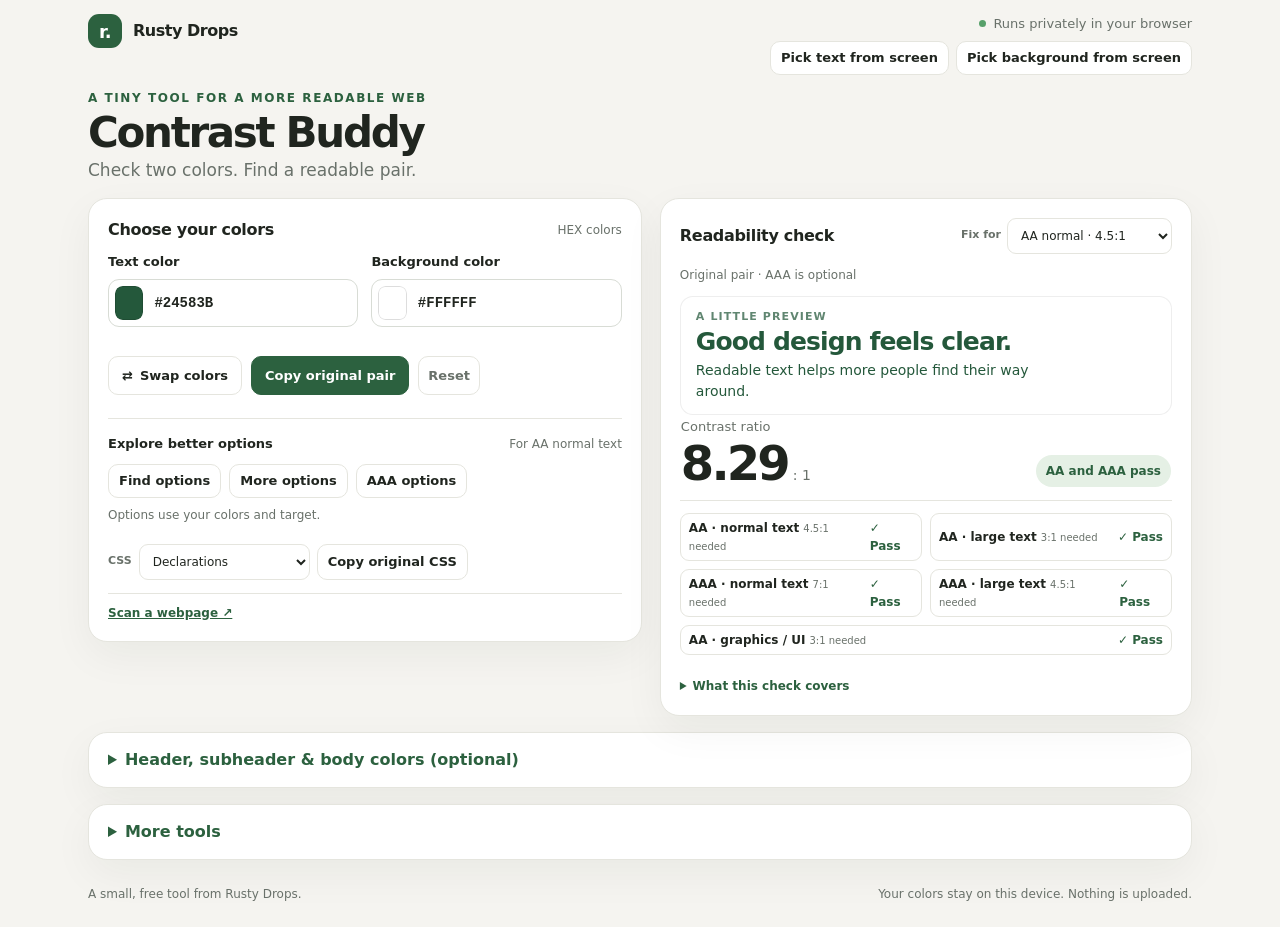
<file: index.html>
<!doctype html>
<html lang="en">
<head>
  <meta charset="utf-8">
  <meta name="viewport" content="width=device-width, initial-scale=1">
  <meta name="theme-color" content="#f5f4f0">
  <meta name="description" content="Check text and background color contrast with a live preview and clear WCAG results. Runs entirely in your browser.">
  <title>Contrast Buddy — Rusty Drops</title>
  <style>
    :root { color-scheme: light; --ink:#20251f; --muted:#69716a; --line:#e5e5de; --paper:#fff; --canvas:#f5f4f0; --green:#2c613f; --mint:#e5f0e5; --red:#a33328; --amber:#815a17; --shadow:0 14px 42px #1822190d; }
    * { box-sizing:border-box }
    [hidden] { display:none!important }
    body { margin:0; background:var(--canvas); color:var(--ink); font:16px/1.5 Inter, ui-sans-serif, system-ui, -apple-system, BlinkMacSystemFont, "Segoe UI", sans-serif }
    button,input,select { font:inherit }
    button { cursor:pointer }
    .shell { max-width:1160px; padding:14px 28px 24px; margin:auto }
    .topbar { display:flex; align-items:flex-start; justify-content:space-between; gap:12px; margin-bottom:14px }
    .top-utilities { display:flex; flex-direction:column; align-items:flex-end; gap:7px; min-width:0 }
    .screen-actions { display:flex; flex-wrap:wrap; justify-content:flex-end; gap:7px }
    .screen-actions .btn { min-height:34px; padding:6px 10px }
    .brand { display:flex; align-items:center; gap:11px; color:var(--ink); text-decoration:none; font-weight:750; letter-spacing:-.03em }
    .mark { display:grid; place-items:center; width:34px; height:34px; border-radius:11px; color:#fff; background:var(--green); font-size:18px }
    .eyebrow { color:var(--green); font-size:12px; font-weight:750; letter-spacing:.13em; text-transform:uppercase }
    .privacy { color:var(--muted); font-size:13px; display:flex; align-items:center; gap:7px }
    .privacy::before { content:""; width:7px; height:7px; border-radius:50%; background:#57a06a }
    h1 { margin:4px 0 4px; font-size:clamp(32px,4vw,42px); line-height:1.04; letter-spacing:-.055em }
    .intro { max-width:590px; margin:0; color:var(--muted); font-size:17px }
    .layout { display:grid; grid-template-columns:minmax(0,1.02fr) minmax(340px,.98fr); gap:18px; margin-top:14px; align-items:start }
    .card { background:var(--paper); border:1px solid var(--line); border-radius:19px; box-shadow:var(--shadow) }
    .controls { padding:19px }
    .section-title { display:flex; align-items:center; justify-content:space-between; gap:12px; margin-bottom:10px }
    h2 { margin:0; font-size:16px; letter-spacing:-.02em }
    .hint { color:var(--muted); font-size:12px }
    .color-row { display:grid; grid-template-columns:1fr 1fr; gap:13px }
    .color-field { min-width:0 }
    label { display:block; margin-bottom:8px; font-size:13px; font-weight:680 }
    .value-wrap { display:flex; align-items:center; gap:9px; height:48px; padding:5px 11px 5px 6px; border:1px solid #d8dcd5; border-radius:11px; background:#fff; transition:border .15s,box-shadow .15s }
    .value-wrap:focus-within { border-color:var(--green); box-shadow:0 0 0 3px #2c613f1c }
    input[type=color] { width:34px; height:34px; padding:0; border:0; border-radius:8px; overflow:hidden; background:none; cursor:pointer }
    input[type=color]::-webkit-color-swatch-wrapper { padding:0 }
    input[type=color]::-webkit-color-swatch { border:1px solid #0002; border-radius:7px }
    .hex { width:100%; min-width:0; border:0; outline:0; color:var(--ink); font:650 14px ui-monospace,SFMono-Regular,Consolas,monospace; text-transform:uppercase }
    .field-error { min-height:18px; margin:4px 0 0; color:var(--red); font-size:12px }
    .actions { display:flex; flex-wrap:wrap; align-items:center; gap:9px; margin:7px 0 23px }
    .btn { display:inline-flex; align-items:center; justify-content:center; gap:7px; min-height:39px; padding:8px 13px; border:1px solid var(--line); border-radius:10px; background:#fff; color:var(--ink); font-size:13px; font-weight:650; transition:background .15s,border .15s,transform .15s }
    .btn:hover { background:#f7f8f5; border-color:#cbd2c9 }
    .btn:active { transform:translateY(1px) }
    .btn:focus-visible,.swatch:focus-visible { outline:3px solid #6ba77a; outline-offset:2px }
    .btn.primary { border-color:var(--green); background:var(--green); color:#fff }
    .btn.primary:hover { background:#214e31 }
    .btn.quiet { padding-inline:9px; color:var(--muted) }
    .btn:disabled { cursor:not-allowed; opacity:.55 }
    .tool-select { min-height:36px; padding:6px 28px 6px 9px; border:1px solid var(--line); border-radius:9px; background:#fff; color:var(--ink); font-size:12px }
    .tool-select:focus-visible { outline:3px solid #6ba77a; outline-offset:2px }
    .explore { border-top:1px solid var(--line); padding-top:15px }
    .explore-head { display:flex; align-items:center; justify-content:space-between; gap:12px; margin-bottom:10px }
    .explore-head span:first-child { font-size:13px; font-weight:680 }
    .explore-hint { margin:0 0 9px; color:var(--muted); font-size:12px }
    .option-grid { display:grid; grid-template-columns:repeat(3,minmax(0,1fr)); gap:8px; margin-top:10px }
    .option-card { min-width:0; padding:7px; border:1px solid var(--line); border-radius:10px; background:#fff; color:var(--ink); text-align:left }
    .option-card:hover { border-color:#9bb39f; background:#f7faf6 }
    .option-card:disabled { opacity:1; cursor:not-allowed }
    .unavailable-note { display:inline-block; padding:3px 6px; border-radius:6px; background:#fff3d8; color:#684608 }
    .option-card:focus-visible { outline:3px solid #6ba77a; outline-offset:2px }
    .option-card[aria-pressed="true"] { border:2px solid var(--green); box-shadow:0 0 0 2px #2c613f25 }
    .option-swatch { display:grid; min-height:39px; place-items:center; border:1px solid #0001; border-radius:6px; font-size:14px; font-weight:750 }
    .option-name,.option-meta { display:block; margin-top:5px; font-size:10px; line-height:1.3 }
    .option-name { font-weight:700 }
    .option-meta { color:var(--muted); font-family:ui-monospace,SFMono-Regular,Consolas,monospace }
    .option-meta.unavailable-note { color:#684608 }
    #explore-status { min-height:18px; margin:8px 0 0; color:var(--muted); font-size:12px }
    .scanner-link { margin:13px 0 0; padding-top:10px; border-top:1px solid var(--line); color:var(--muted); font-size:12px }
    .scanner-link a { color:var(--green); font-weight:700 }
    .advanced { margin-top:16px; padding:15px 19px }
    .advanced summary { cursor:pointer; color:var(--green); font-weight:700 }
    .advanced-grid { display:grid; grid-template-columns:repeat(2,minmax(0,1fr)); gap:14px; margin-top:12px }
    .type-grid { display:grid; grid-template-columns:repeat(3,minmax(0,1fr)); gap:10px; margin-top:10px }
    .type-field { min-width:0 }
    .type-input { display:flex; align-items:center; gap:7px }
    .type-input input[type=color] { flex:none }
    .type-field input[type=text] { width:100%; min-width:0; padding:8px; border:1px solid #a5b0a6; border-radius:8px; font:13px ui-monospace,monospace }
    .url-controls { display:flex; flex-wrap:wrap; align-items:center; gap:8px; margin-top:12px }
    .url-controls label { margin:0 }
    .url-controls input { flex:1 1 240px; min-width:0; padding:8px; border:1px solid #a5b0a6; border-radius:8px }
    .type-result { min-height:38px; margin:4px 0 0; color:var(--muted); font-size:11px }
    .tool-panel { min-width:0; padding:12px; border:1px solid var(--line); border-radius:11px }
    .tool-panel h3 { margin:0 0 7px; font-size:14px }
    .tool-panel p { color:var(--muted); font-size:12px; margin:5px 0 }
    .tool-panel textarea { width:100%; min-height:72px; resize:vertical; font:13px ui-monospace,monospace; border:1px solid #a5b0a6; border-radius:8px; padding:8px }
    .image-canvas { display:block; max-width:100%; max-height:250px; margin:8px 0; cursor:crosshair; border:1px solid var(--line) }
    .image-canvas:focus-visible { outline:3px solid #6ba77a; outline-offset:2px }
    .tool-results { display:flex; flex-wrap:wrap; gap:6px; max-height:190px; overflow:auto; margin-top:8px }
    .tool-results .btn { min-height:34px; font-size:12px }
    .tool-results .swatch-chip { width:18px; height:18px; border:1px solid #888; border-radius:4px }
    @media(max-width:780px) { .advanced-grid { grid-template-columns:1fr } }
    @media(max-width:480px) { .type-grid { grid-template-columns:1fr } .topbar { flex-wrap:wrap } .top-utilities { margin-left:auto } }
    .result { padding:19px }
    .ratio-box { display:flex; justify-content:space-between; align-items:end; padding:2px 1px 13px; border-bottom:1px solid var(--line) }
    .ratio-label { color:var(--muted); font-size:13px }
    .ratio { display:flex; align-items:baseline; gap:5px; margin-top:3px; font-variant-numeric:tabular-nums }
    .ratio strong { font-size:48px; line-height:1; letter-spacing:-.06em }
    .ratio small { color:var(--muted); font-size:14px }
    .verdict { padding:7px 10px; border-radius:999px; background:var(--mint); color:var(--green); font-size:12px; font-weight:740; text-align:center }
    .verdict.warn { background:#fff3d8; color:#684608 }
    .verdict.fail { background:#f9e9e5; color:var(--red) }
    .grades { display:grid; grid-template-columns:1fr 1fr; gap:8px; padding:12px 0 }
    .grade { display:flex; justify-content:space-between; align-items:center; gap:8px; padding:5px 8px; border:1px solid var(--line); border-radius:9px }
    .grade span { font-size:12px; font-weight:640 }
    .grade small { display:inline; margin-left:4px; color:var(--muted); font-size:10px; font-weight:500 }
    .grade b { color:var(--green); font-size:12px }
    .grade b.fail { color:var(--red) }
    .grade:last-child { grid-column:1 / -1 }
    .preview { min-height:90px; display:flex; flex-direction:column; justify-content:center; padding:12px 15px; border:1px solid #0001; border-radius:13px; transition:background .18s,color .18s }
    .preview-tag { opacity:.72; font-size:11px; font-weight:700; letter-spacing:.1em; text-transform:uppercase }
    .preview h3 { margin:3px 0; font-size:25px; line-height:1.15; letter-spacing:-.035em }
    .preview p { max-width:360px; margin:0; font-size:14px }
    .preview.large h3 { font-size:31px }
    .preview-caption { margin:9px 0 0; color:var(--muted); text-align:right; font-size:11px }
    .recommendation { margin:0 0 10px; padding:9px 11px; border:1px solid var(--line); border-radius:11px; background:#f7f8f5; font-size:12px }
    .recommendation p { margin:0 }
    .recommendation summary { margin-top:5px; cursor:pointer; color:var(--green); font-weight:650 }
    .fix-comparison { display:grid; grid-template-columns:1fr 1fr; gap:6px; margin-top:5px }
    .fix-sample-card { min-width:0; padding:5px; border:1px solid var(--line); border-radius:9px; background:#fff }
    .fix-sample-label,.fix-sample-ratio { display:block; color:var(--muted); font-size:10px; line-height:1.35 }
    .fix-sample { display:grid; min-height:26px; place-items:center; margin:2px 0; border-radius:6px; font-weight:700 }
    .fix-sample-card code { display:block; overflow-wrap:anywhere; font-size:11px }
    .fix-actions { display:flex; flex-wrap:wrap; gap:8px; margin-top:10px }
    .fix-actions .btn { min-height:34px; padding:6px 10px }
    .result-head { align-items:center }
    .target-control { display:flex; align-items:center; gap:6px }
    .target-control label { margin:0; color:var(--muted); font-size:11px; white-space:nowrap }
    .target-control .tool-select { max-width:180px }
    .css-copy-row { display:flex; flex-wrap:wrap; align-items:center; gap:7px; margin:0 0 12px }
    .css-copy-row label { margin:0; color:var(--muted); font-size:11px }
    .css-copy-row .btn { min-height:36px; padding:6px 10px }
    @media(max-width:480px) { .result-head { align-items:flex-start; flex-direction:column } }
    .note { margin:11px 0 0; color:var(--muted); font-size:12px; line-height:1.45 }
    .note summary { width:max-content; cursor:pointer; color:var(--green); font-weight:650 }
    .note p { margin:7px 0 0 }
    .note a { color:var(--green); font-weight:650 }
    .footer { display:flex; justify-content:space-between; gap:20px; margin-top:25px; color:var(--muted); font-size:12px }
    .toast { position:fixed; left:50%; bottom:22px; transform:translate(-50%,12px); opacity:0; pointer-events:none; padding:10px 15px; border-radius:10px; background:#20251f; color:#fff; font-size:13px; transition:all .18s }
    .toast.show { transform:translate(-50%,0); opacity:1 }
    @media(max-width:780px) { .layout { grid-template-columns:1fr } }
    @media(max-width:480px) { .shell { padding:21px 16px 35px } .privacy { font-size:11px } .controls,.result { padding:18px } .color-row { gap:9px } .value-wrap { gap:6px; padding-right:7px } .ratio strong { font-size:42px } .footer { flex-direction:column; gap:5px } }
    @media(prefers-reduced-motion:reduce) { *,*::before,*::after { scroll-behavior:auto!important; animation-duration:.01ms!important; animation-iteration-count:1!important; transition-duration:.01ms!important } }
  </style>
</head>
<body>
  <main class="shell">
    <nav class="topbar" aria-label="Site">
      <a class="brand" href="#"><span class="mark" aria-hidden="true">r.</span><span>Rusty Drops</span></a>
      <div class="top-utilities"><div class="privacy">Runs privately in your browser</div><div class="screen-actions"><button id="screen-fg" class="btn" type="button" hidden>Pick text from screen</button><button id="screen-bg" class="btn" type="button" hidden>Pick background from screen</button></div></div>
    </nav>
    <header>
      <div class="eyebrow">A tiny tool for a more readable web</div>
      <h1>Contrast Buddy</h1>
      <p class="intro">Check two colors. Find a readable pair.</p>
    </header>
    <div class="layout">
      <section class="card controls" aria-labelledby="colors-heading">
        <div class="section-title"><h2 id="colors-heading">Choose your colors</h2><span class="hint">HEX colors</span></div>
        <div class="color-row">
          <div class="color-field"><label for="foreground">Text color</label><div class="value-wrap"><input id="foreground-picker" type="color" value="#24583B" aria-label="Pick text color"><input id="foreground" class="hex" type="text" value="#24583B" autocomplete="off" spellcheck="false" aria-describedby="foreground-error"></div><p id="foreground-error" class="field-error" aria-live="polite"></p></div>
          <div class="color-field"><label for="background">Background color</label><div class="value-wrap"><input id="background-picker" type="color" value="#FFFFFF" aria-label="Pick background color"><input id="background" class="hex" type="text" value="#FFFFFF" autocomplete="off" spellcheck="false" aria-describedby="background-error"></div><p id="background-error" class="field-error" aria-live="polite"></p></div>
        </div>
        <div class="actions"><button id="swap" class="btn" type="button" aria-label="Swap text and background colors">⇄ <span>Swap colors</span></button><button id="copy" class="btn primary" type="button">Copy original pair</button><button id="reset" class="btn quiet" type="button">Reset</button><button id="undo-fix" class="btn quiet" type="button" hidden>Undo fix</button></div>
        <div class="explore"><div class="explore-head"><span>Explore better options</span><span class="hint" id="explore-target-hint">For AA normal text</span></div><div class="fix-actions"><button id="explore-options" class="btn" type="button">Find options</button><button id="more-options" class="btn" type="button">More options</button><button id="aaa-options" class="btn" type="button">AAA options</button></div><p id="explore-status" aria-live="polite">Options use your colors and target.</p><div id="explore-results" class="option-grid"></div><div class="fix-actions"><button id="view-original" class="btn" type="button" hidden>View original</button><button id="copy-selected" class="btn" type="button" hidden>Copy selected pair</button></div></div>
        <div class="css-copy-row"><label for="css-format">CSS</label><select id="css-format" class="tool-select"><option value="declarations">Declarations</option><option value="variables">Custom properties</option></select><button id="copy-css" class="btn" type="button">Copy original CSS</button></div>
        <p class="scanner-link"><a href="page-scanner-extension/README.md">Scan a webpage ↗</a></p>
      </section>
      <section class="card result" aria-labelledby="results-heading">
        <div class="section-title result-head"><h2 id="results-heading">Readability check</h2><div class="target-control"><label for="fix-target">Fix for</label><select id="fix-target" class="tool-select"><option value="4.5" selected>AA normal · 4.5:1</option><option value="7">AAA normal · 7:1</option><option value="3">AA large / UI · 3:1</option></select></div></div><p class="hint" id="result-source">Original pair · AAA is optional</p>
        <div class="preview" id="preview" aria-label="Live text and background color preview"><span class="preview-tag">A little preview</span><h3>Good design feels clear.</h3><p>Readable text helps more people find their way around.</p></div>
        <div class="ratio-box" id="ratio-status" role="status" aria-live="polite" aria-atomic="true"><div><div class="ratio-label">Contrast ratio</div><div class="ratio"><strong id="ratio">8.29</strong><small>: 1</small></div></div><div id="verdict" class="verdict">Excellent contrast</div></div>
        <div class="grades">
          <div class="grade"><span>AA · normal text<small>4.5:1 needed</small></span><b id="aa-normal">✓ Pass</b></div>
          <div class="grade"><span>AA · large text<small>3:1 needed</small></span><b id="aa-large">✓ Pass</b></div>
          <div class="grade"><span>AAA · normal text<small>7:1 needed</small></span><b id="aaa-normal">✓ Pass</b></div>
          <div class="grade"><span>AAA · large text<small>4.5:1 needed</small></span><b id="aaa-large">✓ Pass</b></div>
          <div class="grade"><span>AA · graphics / UI<small>3:1 needed</small></span><b id="aa-ui">✓ Pass</b></div>
        </div>
        <div class="recommendation" id="recommendation" aria-live="polite" hidden>
          <p id="recommendation-copy"></p>
          <div id="fix-details"><div class="fix-comparison" id="fix-comparison">
            <div class="fix-sample-card"><span class="fix-sample-label">Current pair</span><div class="fix-sample" id="fix-before">Aa 123</div><code id="fix-before-color"></code><small class="fix-sample-ratio" id="fix-before-ratio"></small></div>
            <div class="fix-sample-card"><span class="fix-sample-label">Suggested pair</span><div class="fix-sample" id="fix-after">Aa 123</div><code id="fix-after-color"></code><small class="fix-sample-ratio" id="fix-after-ratio"></small></div>
          </div></div>
          <div class="fix-actions"><button id="apply-recommendation" class="btn primary" type="button" hidden></button><button id="copy-suggested" class="btn" type="button" hidden>Copy suggested CSS</button></div>
        </div>
        <details class="note"><summary>What this check covers</summary><p>Ratios show two decimals; pass/fail uses full precision. Large text is at least 24px regular or 18.67px bold. The 3:1 graphics/UI check applies to meaningful components against adjacent colors. Also review focus states and meaning conveyed by color. Read the <a href="https://www.w3.org/WAI/WCAG22/Understanding/contrast-minimum.html" target="_blank" rel="noreferrer">text contrast guidance</a> and <a href="https://www.w3.org/WAI/WCAG22/Understanding/non-text-contrast.html" target="_blank" rel="noreferrer">non-text contrast guidance</a>.</p></details>
      </section>
    </div>
    <details class="card advanced"><summary>Header, subheader &amp; body colors (optional)</summary><p class="hint" id="type-background">Checked against the current preview background.</p><div class="type-grid">
      <div class="type-field"><label for="type-header">Header color</label><div class="type-input"><input id="type-header-picker" type="color" value="#24583B" aria-label="Pick header color"><input id="type-header" type="text" placeholder="#24583B" spellcheck="false" autocomplete="off" aria-describedby="type-header-result"></div><p id="type-header-result" class="type-result" aria-live="polite">Optional</p></div>
      <div class="type-field"><label for="type-subheader">Subheader color</label><div class="type-input"><input id="type-subheader-picker" type="color" value="#24583B" aria-label="Pick subheader color"><input id="type-subheader" type="text" placeholder="#24583B" spellcheck="false" autocomplete="off" aria-describedby="type-subheader-result"></div><p id="type-subheader-result" class="type-result" aria-live="polite">Optional</p></div>
      <div class="type-field"><label for="type-body">Body text color</label><div class="type-input"><input id="type-body-picker" type="color" value="#24583B" aria-label="Pick body text color"><input id="type-body" type="text" placeholder="#24583B" spellcheck="false" autocomplete="off" aria-describedby="type-body-result"></div><p id="type-body-result" class="type-result" aria-live="polite">Optional</p></div>
    </div><p class="hint">Normal text needs 4.5:1 for AA; large text needs 3:1. Check which size applies to your design.</p><div class="url-controls"><label for="type-url">Page URL</label><input id="type-url" type="url" placeholder="https://example.com" autocomplete="url"><button id="type-url-load" class="btn" type="button">Get page colors</button></div><p id="type-url-status" class="hint" role="status">Reads page source directly when the site allows it. Results are estimates; verify against the page.</p><details class="note"><summary>Import from page scanner</summary><p>Open the page in Chrome or Edge, scan it with the <a href="page-scanner-extension/README.md">optional page scanner</a>, and copy its type colors. Paste them here.</p><div class="url-controls"><label for="type-scan-data">Scanner colors</label><input id="type-scan-data" type="text" autocomplete="off"><button id="type-scan-import" class="btn" type="button">Import colors</button></div><p id="type-scan-status" role="status"></p></details></details>
    <details class="card advanced"><summary>More tools</summary><div class="advanced-grid">
      <section class="tool-panel"><h3>Image color sampling</h3><p>Choose an image, then click it to sample backgrounds. Large images are resized for sampling. Use arrow keys and Enter for keyboard sampling.</p><input id="image-file" type="file" accept="image/*" aria-label="Choose an image to sample"><canvas id="image-canvas" class="image-canvas" tabindex="0" aria-label="Image color sampler" hidden></canvas><p id="image-status" role="status">Images stay on this device.</p><div id="image-samples" class="tool-results"></div></section>
      <section class="tool-panel"><h3>Share a pair</h3><p>Copies a link containing the current preview colors and target. Local-file links are device-specific; shared links need a hosted page. Screen-picking buttons appear above when supported.</p><button id="share-pair" class="btn" type="button">Copy share link</button></section>
      <section class="tool-panel"><h3>Comparison board</h3><p>Keep up to six pairs for this session.</p><button id="save-pair" class="btn" type="button">Save current pair</button> <button id="clear-board" class="btn" type="button">Clear board</button><p id="board-status" role="status">No pairs saved.</p><div id="board-results" class="tool-results"></div></section>
      <section class="tool-panel"><h3>CSS token check</h3><p>Paste up to 12 three- or six-digit HEX colors or CSS declarations. Pairs are checked for AA normal text.</p><textarea id="token-input" aria-label="CSS colors or declarations" placeholder="--text: #24583B; &#10;--surface: #FFFFFF;"></textarea><button id="audit-tokens" class="btn" type="button">Check pairs</button><p id="token-status" role="status"></p><div id="token-results" class="tool-results"></div></section>
    </div></details>
    <footer class="footer"><span>A small, free tool from Rusty Drops.</span><span>Your colors stay on this device. Nothing is uploaded.</span></footer>
  </main>
  <div id="toast" class="toast" role="status" aria-live="polite"></div>
  <script>
    (() => {
      const $ = id => document.getElementById(id);
      const fields = { fg: $('foreground'), bg: $('background') };
      const pickers = { fg: $('foreground-picker'), bg: $('background-picker') };
      let toastTimer, previousPair = null, selectedPair = null, selectedButton = null, optionVariant = 0;
      const renderedOptions = new Set(), board = [], imageSamples = [];
      const normalize = value => {
        const trimmed = value.trim();
        const raw = trimmed.startsWith('#') ? trimmed.slice(1) : trimmed;
        if (/^[\da-f]{3}$/i.test(raw)) return '#' + [...raw].map(x => x + x).join('').toUpperCase();
        if (/^[\da-f]{6}$/i.test(raw)) return '#' + raw.toUpperCase();
        return null;
      };
      const rgb = hex => [1, 3, 5].map(i => parseInt(hex.slice(i, i + 2), 16));
      const luminance = hex => rgb(hex).map(v => {
        v /= 255;
        return v <= .04045 ? v / 12.92 : ((v + .055) / 1.055) ** 2.4;
      }).reduce((sum, c, i) => sum + c * [.2126, .7152, .0722][i], 0);
      const contrastRatio = (a, b) => {
        const la = luminance(a), lb = luminance(b);
        return (Math.max(la, lb) + .05) / (Math.min(la, lb) + .05);
      };
      const toHsl = hex => {
        const [r, g, b] = rgb(hex).map(value => value / 255);
        const max = Math.max(r, g, b), min = Math.min(r, g, b), delta = max - min;
        const lightness = (max + min) / 2;
        if (!delta) return { hue: 0, saturation: 0, lightness };
        const saturation = delta / (1 - Math.abs(2 * lightness - 1));
        let hue = max === r ? (g - b) / delta + (g < b ? 6 : 0) : max === g ? (b - r) / delta + 2 : (r - g) / delta + 4;
        return { hue: hue / 6, saturation, lightness };
      };
      const fromHsl = (hue, saturation, lightness) => {
        const a = saturation * Math.min(lightness, 1 - lightness);
        const channel = n => {
          const k = (n + hue * 12) % 12;
          return Math.round(255 * (lightness - a * Math.max(-1, Math.min(k - 3, 9 - k, 1))));
        };
        return '#' + [channel(0), channel(8), channel(4)].map(value => value.toString(16).padStart(2, '0')).join('').toUpperCase();
      };
      const recommendTextColor = (foreground, background, target = 4.5) => {
        const { hue, saturation, lightness } = toHsl(foreground);
        const candidates = [];
        for (const endpoint of [0, 1]) {
          if (contrastRatio(fromHsl(hue, saturation, endpoint), background) < target) continue;
          let low = Math.min(lightness, endpoint), high = Math.max(lightness, endpoint);
          for (let i = 0; i < 28; i++) {
            const middle = (low + high) / 2;
            const passes = contrastRatio(fromHsl(hue, saturation, middle), background) >= target;
            if (endpoint < lightness ? passes : !passes) low = middle;
            else high = middle;
          }
          let adjusted = endpoint < lightness ? low : high;
          let color = fromHsl(hue, saturation, adjusted);
          for (let i = 0; i < 100 && contrastRatio(color, background) < target; i++) {
            adjusted += endpoint < lightness ? -.001 : .001;
            color = fromHsl(hue, saturation, Math.max(0, Math.min(1, adjusted)));
          }
          const ratio = contrastRatio(color, background);
          if (ratio >= target) candidates.push({ color, ratio, change: Math.abs(adjusted - lightness) });
        }
        candidates.sort((a, b) => a.change - b.change);
        return candidates[0] ?? null;
      };
      const exploreTextColors = (foreground, background, target, variant = 0) => {
        const text = toHsl(foreground), backdrop = toHsl(background);
        const offsets = [0, 35, -35, 55, -55, 75, -75, 100, -100];
        const shift = offsets[variant % offsets.length] / 360;
        const varied = (hsl, fallbackHue) => variant ? {
          hue: ((hsl.saturation < .08 ? fallbackHue : hsl.hue) + shift + 1) % 1,
          saturation: Math.max(.3, hsl.saturation),
          lightness: Math.max(.15, Math.min(.85, hsl.lightness))
        } : hsl;
        const textTone = varied(text, backdrop.hue), backgroundTone = varied(backdrop, text.hue);
        const adjustOne = (color, fixed) => {
          if (contrastRatio(color, fixed) < target) return recommendTextColor(color, fixed, target)?.color ?? null;
          const hsl = toHsl(color);
          for (const delta of [-.04, .04, -.1, .1]) {
            const candidate = fromHsl(hsl.hue, hsl.saturation, Math.max(0, Math.min(1, hsl.lightness + delta)));
            if (candidate !== color && contrastRatio(candidate, fixed) >= target) return candidate;
          }
          return color;
        };
        const textSeed = variant ? fromHsl(textTone.hue, textTone.saturation, textTone.lightness) : foreground;
        const backgroundSeed = variant ? fromHsl(backgroundTone.hue, backgroundTone.saturation, backgroundTone.lightness) : background;
        const textOnly = adjustOne(textSeed, background), backgroundOnly = adjustOne(backgroundSeed, foreground);
        const polarity = Math.sign(luminance(foreground) - luminance(background));
        const bothTone = { hue: (text.hue + Math.max(-35, Math.min(35, offsets[variant % offsets.length])) / 360 + 1) % 1, saturation: text.saturation, lightness: text.lightness };
        const bothSeed = fromHsl(bothTone.hue, bothTone.saturation, bothTone.lightness);
        const distance = (a, b) => rgb(a).reduce((sum, value, index) => sum + (value - rgb(b)[index]) ** 2, 0);
        const fitText = (bg, darker) => {
          const endpoint = darker ? 0 : 1, limit = fromHsl(bothTone.hue, bothTone.saturation, endpoint);
          if (contrastRatio(limit, bg) < target) return null;
          const valid = color => contrastRatio(color, bg) >= target && (darker ? luminance(color) < luminance(bg) : luminance(color) > luminance(bg));
          let color = bothSeed;
          if (!valid(color)) {
            let low = 0, high = 1;
            for (let i = 0; i < 26; i++) {
              const middle = (low + high) / 2, candidate = fromHsl(bothTone.hue, bothTone.saturation, middle);
              if (darker ? valid(candidate) : !valid(candidate)) low = middle; else high = middle;
            }
            color = fromHsl(bothTone.hue, bothTone.saturation, darker ? low : high);
          }
          if (color === foreground) color = adjustOne(color, bg);
          return color && color !== foreground && valid(color) ? color : null;
        };
        const chooseBoth = preservePolarity => {
          const candidates = [];
          for (let step = 1; step <= 50; step++) for (const sign of [-1, 1]) {
            const lightness = Math.max(0, Math.min(1, backdrop.lightness + sign * step / 50));
            const bg = fromHsl(backdrop.hue, backdrop.saturation, lightness);
            if (bg === background) continue;
            const directions = polarity && preservePolarity ? [polarity < 0] : [true, false];
            for (const darker of directions) {
              const color = fitText(bg, darker);
              if (!color) continue;
              const score = distance(color, foreground) + distance(bg, background);
              candidates.push({ color, background: bg, score });
            }
          }
          candidates.sort((a, b) => a.score - b.score);
          return candidates[Math.min(Math.floor(variant / 3), Math.max(0, candidates.length - 1))] || null;
        };
        const both = chooseBoth(true) || chooseBoth(false);
        return [
          { name: 'Text only', color: textOnly, background },
          { name: 'Background only', color: foreground, background: backgroundOnly },
          { name: 'Both colors', color: both?.color, background: both?.background }
        ].map(option => ({ ...option, ratio: option.color && option.background ? contrastRatio(option.color, option.background) : null }));
      };
      const setGrade = (id, pass) => {
        const el = $(id);
        el.textContent = pass ? '✓ Pass' : '✕ Needs work';
        el.classList.toggle('fail', !pass);
      };
      const announce = message => {
        const el = $('toast'); el.textContent = message; el.classList.add('show');
        clearTimeout(toastTimer); toastTimer = setTimeout(() => el.classList.remove('show'), 2100);
      };
      const clearUndo = () => { previousPair = null; $('undo-fix').hidden = true; };
      const cssSnippet = (fg, bg) => $('css-format').value === 'variables'
        ? `:root {\n  --text-color: ${fg};\n  --background-color: ${bg};\n}`
        : `color: ${fg};\nbackground-color: ${bg};`;
      const copyText = async (value, confirmation) => {
        try { await navigator.clipboard.writeText(value); announce(confirmation); }
        catch { announce('Clipboard unavailable in this browser'); }
      };
      const typeIds = ['type-header', 'type-subheader', 'type-body'];
      const updateTypeChecks = background => {
        $('type-background').textContent = background ? `Against background ${background}` : 'Enter a valid background color first.';
        for (const id of typeIds) {
          const field = $(id), raw = field.value.trim(), color = normalize(raw), result = $(`${id}-result`);
          field.setAttribute('aria-invalid', String(Boolean(raw) && !color));
          if (color) $(`${id}-picker`).value = color;
          if (!raw) result.textContent = 'Optional';
          else if (!color) result.textContent = 'Enter a 3- or 6-digit HEX color.';
          else if (!background) result.textContent = 'Enter a valid background color first.';
          else {
            const ratio = contrastRatio(color, background);
            result.textContent = `${ratio.toFixed(2)}:1 · AA normal ${ratio >= 4.5 ? 'pass' : 'needs work'} · AA large ${ratio >= 3 ? 'pass' : 'needs work'}`;
          }
        }
      };
      function update(preserveOptions = false) {
        if (!preserveOptions) {
          $('explore-results').innerHTML = ''; renderedOptions.clear(); $('explore-status').textContent = 'Options use your colors and target.';
          selectedPair = null; selectedButton = null; $('view-original').hidden = true; $('copy-selected').hidden = true;
        }
        const target = Number($('fix-target').value) || 4.5;
        $('explore-target-hint').textContent = target === 7 ? 'For AAA normal text' : target === 3 ? 'For AA large text / UI' : 'For AA normal text';
        const originalFg = normalize(fields.fg.value), originalBg = normalize(fields.bg.value);
        const fg = selectedPair?.fg || originalFg, bg = selectedPair?.bg || originalBg;
        updateTypeChecks(bg);
        $('result-source').textContent = selectedPair ? `Preview: ${fg} on ${bg} · AAA is optional` : 'Original pair · AAA is optional';
        for (const [key, value] of [['fg', fg], ['bg', bg]]) {
          const error = $(key === 'fg' ? 'foreground-error' : 'background-error');
          error.textContent = value ? '' : 'Enter a 3- or 6-digit HEX color.';
          fields[key].setAttribute('aria-invalid', String(!value));
          if (value && !selectedPair) pickers[key].value = value;
        }
        if (!fg || !bg) {
          $('ratio').textContent = '—';
          $('verdict').textContent = 'Enter valid colors';
          $('verdict').classList.remove('fail');
          $('verdict').classList.remove('warn');
          for (const id of ['aa-normal', 'aa-large', 'aaa-normal', 'aaa-large', 'aa-ui']) {
            $(id).textContent = '—'; $(id).classList.remove('fail');
          }
          $('preview').style.color = ''; $('preview').style.backgroundColor = '';
          $('recommendation').hidden = true;
          $('apply-recommendation').hidden = true;
          return;
        }
        const ratio = contrastRatio(fg, bg);
        const score = Math.round(ratio * 100) / 100;
        $('ratio').textContent = score.toFixed(2);
        setGrade('aa-normal', ratio >= 4.5); setGrade('aa-large', ratio >= 3); setGrade('aa-ui', ratio >= 3);
        setGrade('aaa-normal', ratio >= 7); setGrade('aaa-large', ratio >= 4.5);
        const verdict = $('verdict');
        verdict.textContent = ratio >= 7 ? 'AA and AAA pass' : ratio >= 4.5 ? 'AA passes for text' : ratio >= 3 ? 'Large text and UI pass' : 'Below AA contrast';
        verdict.classList.toggle('warn', ratio >= 3 && ratio < 4.5);
        verdict.classList.toggle('fail', ratio < 3);
        $('preview').style.color = fg; $('preview').style.backgroundColor = bg;
        const recommendation = $('recommendation'), recommendationCopy = $('recommendation-copy'), applyRecommendation = $('apply-recommendation');
        recommendationCopy.classList.remove('unavailable-note');
        if (ratio >= target) {
          recommendation.hidden = true;
          applyRecommendation.hidden = true;
          $('copy-suggested').hidden = true;
          $('fix-comparison').hidden = true;
        } else {
          const best = recommendTextColor(fg, bg, target);
          recommendation.hidden = false;
          if (!best) {
            recommendationCopy.textContent = `Text alone cannot reach ${target}:1 on this background. Adjust the background color too.`;
            recommendationCopy.classList.add('unavailable-note');
            $('fix-comparison').hidden = true;
            $('fix-details').hidden = true;
            applyRecommendation.hidden = true;
            $('copy-suggested').hidden = true;
          } else {
            const targetName = target === 7 ? 'AAA normal text' : target === 3 ? 'AA large text and graphics/UI' : 'AA normal text';
            recommendationCopy.textContent = `Suggested: ${best.color} · ${best.ratio.toFixed(2)}:1 (${targetName}).`;
            $('fix-comparison').hidden = false;
            $('fix-details').hidden = false;
            $('fix-before').style.color = fg; $('fix-before').style.backgroundColor = bg;
            $('fix-after').style.color = best.color; $('fix-after').style.backgroundColor = bg;
            $('fix-before-color').textContent = `${fg} on ${bg}`;
            $('fix-after-color').textContent = `${best.color} on ${bg}`;
            $('fix-before-ratio').textContent = `Current: ${ratio.toFixed(2)}:1`;
            $('fix-after-ratio').textContent = `Suggested: ${best.ratio.toFixed(2)}:1`;
            applyRecommendation.textContent = `Use ${best.color}`;
            applyRecommendation.dataset.color = best.color;
            applyRecommendation.hidden = false;
            $('copy-suggested').hidden = false;
          }
        }
      }
      for (const key of ['fg', 'bg']) {
        fields[key].addEventListener('input', () => { clearUndo(); update(); });
        fields[key].addEventListener('blur', () => { const value = normalize(fields[key].value); if (value) fields[key].value = value; update(); });
        pickers[key].addEventListener('input', () => { clearUndo(); fields[key].value = pickers[key].value; update(); });
      }
      for (const id of typeIds) {
        $(id).addEventListener('input', () => updateTypeChecks(selectedPair?.bg || normalize(fields.bg.value)));
        $(`${id}-picker`).addEventListener('input', () => { $(id).value = $(`${id}-picker`).value.toUpperCase(); updateTypeChecks(selectedPair?.bg || normalize(fields.bg.value)); });
      }
      const sourceColor = value => {
        const direct = normalize(value); if (direct) return direct;
        const named = { black:'#000000', white:'#FFFFFF', red:'#FF0000', green:'#008000', blue:'#0000FF', gray:'#808080', grey:'#808080', navy:'#000080', purple:'#800080', teal:'#008080', maroon:'#800000', silver:'#C0C0C0', yellow:'#FFFF00', orange:'#FFA500' };
        if (named[value.toLowerCase()]) return named[value.toLowerCase()];
        const match = value.match(/^rgba?\(\s*([^)]*)\)$/i); if (!match) return null;
        const parts = match[1].replace(/\//g, ',').split(/[\s,]+/).filter(Boolean);
        if (parts.length < 3 || parts.length > 4) return null;
        if (parts[3] && Number(parts[3]) !== 1 && parts[3] !== '100%') return null;
        const channels = parts.slice(0, 3).map(part => part.endsWith('%') ? Number(part.slice(0, -1)) * 2.55 : Number(part));
        if (channels.some(value => !Number.isFinite(value) || value < 0 || value > 255)) return null;
        return '#' + channels.map(value => Math.round(value).toString(16).padStart(2, '0')).join('').toUpperCase();
      };
      const extractSourceColors = (root, stylesheets) => {
        const rules = [];
        for (const css of stylesheets) {
          try {
            const sheet = new CSSStyleSheet(); sheet.replaceSync(css);
            for (const rule of sheet.cssRules) if (rule.type === 1 && rule.style.getPropertyValue('color')) rules.push(rule);
          } catch { /* Unsupported or malformed CSS is ignored. */ }
        }
        const bestFor = element => {
          let winner = null, order = 0;
          const consider = (value, important, specificity) => {
            if (!value) return;
            const candidate = { value, important, specificity, order: order++ };
            if (!winner || Number(candidate.important) > Number(winner.important) || candidate.important === winner.important && (candidate.specificity > winner.specificity || candidate.specificity === winner.specificity && candidate.order > winner.order)) winner = candidate;
          };
          for (const rule of rules) for (const selector of rule.selectorText.split(',')) {
            const part = selector.trim();
            try {
              if (!element.matches(part)) continue;
              const ids = (part.match(/#[\w-]+/g) || []).length, classes = (part.match(/\.[\w-]+|\[[^\]]+\]|:(?!:)[\w-]+/g) || []).length, tags = (part.match(/(^|[\s>+~])(?:[a-z][\w-]*)/gi) || []).length;
              consider(rule.style.getPropertyValue('color').trim(), rule.style.getPropertyPriority('color') === 'important', ids * 1000000 + classes * 1000 + tags);
            } catch { /* Ignore selectors the browser cannot match in a source fragment. */ }
          }
          consider(element.style?.getPropertyValue('color').trim(), element.style?.getPropertyPriority('color') === 'important', 1000000000);
          return winner?.value || '';
        };
        const resolve = element => {
          if (!element) return null;
          for (let node = element; node?.nodeType === 1; node = node.parentElement) {
            const value = bestFor(node);
            if (!value || /^(inherit|unset)$/i.test(value)) continue;
            return sourceColor(value);
          }
          const body = document.createElement('body'), inherited = bestFor(body);
          return inherited ? sourceColor(inherited) : null;
        };
        return {
          'type-header': resolve(root.querySelector('h1')),
          'type-subheader': resolve(root.querySelector('h2, h3')),
          'type-body': resolve(root.querySelector('p'))
        };
      };
      $('type-url-load').addEventListener('click', async () => {
        const input = $('type-url').value.trim(); let page;
        try { page = new URL(input); if (!['http:', 'https:'].includes(page.protocol) || page.username || page.password) throw new Error('Invalid URL'); }
        catch { $('type-url-status').textContent = 'Enter a complete http or https URL without credentials.'; return; }
        const before = Object.fromEntries(typeIds.map(id => [id, $(id).value])), controller = new AbortController();
        const timer = setTimeout(() => controller.abort(), 15000);
        $('type-url-load').disabled = true; $('type-url-status').textContent = 'Reading page colors…';
        try {
          const request = url => fetch(url, { credentials:'omit', referrerPolicy:'no-referrer', signal:controller.signal });
          const response = await request(page.href);
          if (!response.ok) throw new Error('Page unavailable');
          const source = await response.text(); if (source.length > 2000000) throw new Error('Page too large');
          const template = document.createElement('template'); template.innerHTML = source;
          const root = template.content, sheets = [], styleNodes = [...root.querySelectorAll('style, link[rel~="stylesheet"]')];
          let links = 0, blocked = 0;
          for (const node of styleNodes) {
            if (node.tagName === 'STYLE') { sheets.push((node.textContent || '').slice(0, 500000)); continue; }
            if (links++ >= 4) { blocked++; continue; }
            try { const href = node.getAttribute('href'); if (!href) { blocked++; continue; } const cssUrl = new URL(href, response.url || page.href); if (!['http:', 'https:'].includes(cssUrl.protocol) || cssUrl.username || cssUrl.password) { blocked++; continue; } const cssResponse = await request(cssUrl.href); if (!cssResponse.ok) throw new Error('Stylesheet unavailable'); sheets.push((await cssResponse.text()).slice(0, 500000)); }
            catch { if (controller.signal.aborted) throw new Error('Request timed out'); blocked++; }
          }
          const found = extractSourceColors(root, sheets);
          if ($('type-url').value.trim() !== input) { $('type-url-status').textContent = 'The URL changed. Select Get page colors again.'; return; }
          let applied = 0, edited = 0;
          for (const id of typeIds) if (found[id]) { if ($(id).value === before[id]) { $(id).value = found[id]; applied++; } else edited++; }
          updateTypeChecks(selectedPair?.bg || normalize(fields.bg.value));
          $('type-url-status').textContent = applied ? `Found ${applied} color${applied === 1 ? '' : 's'} in the page source${edited ? '; edited fields were kept' : ''}. ${blocked ? 'Some stylesheets could not be read. ' : ''}Estimates may miss dynamic styles or CSS variables; verify against the page.` : `No usable colors found${edited ? '; edited fields were kept' : ''}. The page may use dynamic styles, CSS variables, or blocked stylesheets. Try the page scanner or screen pickers.`;
        } catch (error) {
          $('type-url-status').textContent = error?.message === 'Page too large' ? 'Page is too large to inspect here.' : 'Could not read this page. It may block browser access; try the page scanner or screen pickers.';
        } finally { clearTimeout(timer); $('type-url-load').disabled = false; }
      });
      $('type-scan-import').addEventListener('click', () => {
        try {
          const data = JSON.parse($('type-scan-data').value), roles = [['header','type-header'], ['subheader','type-subheader'], ['body','type-body']];
          if (!data || typeof data !== 'object' || Array.isArray(data)) throw new Error('Invalid data');
          const colors = roles.map(([key, id]) => [id, typeof data[key] === 'string' ? normalize(data[key]) : null]).filter(([, color]) => color);
          if (!colors.length) throw new Error('No colors');
          for (const [id, color] of colors) $(id).value = color;
          updateTypeChecks(selectedPair?.bg || normalize(fields.bg.value));
          $('type-scan-status').textContent = `Imported ${colors.length} color${colors.length === 1 ? '' : 's'} from the scanner. Check that the sampled elements match your design.`;
        } catch { $('type-scan-status').textContent = 'Paste the type colors copied from the page scanner.'; }
      });
      $('swap').addEventListener('click', () => {
        clearUndo(); [fields.fg.value, fields.bg.value] = [fields.bg.value, fields.fg.value]; update(); announce('Colors swapped');
      });
      $('apply-recommendation').addEventListener('click', event => {
        const color = event.currentTarget.dataset.color;
        if (!color) return;
        previousPair = { fg: fields.fg.value, bg: fields.bg.value };
        $('undo-fix').hidden = false;
        fields.fg.value = color; update(); announce(`${color} applied as text color`);
      });
      $('undo-fix').addEventListener('click', () => {
        if (!previousPair) return;
        fields.fg.value = previousPair.fg; fields.bg.value = previousPair.bg; previousPair = null;
        $('undo-fix').hidden = true; update(); announce('Color fix undone');
      });
      $('reset').addEventListener('click', () => {
        clearUndo(); fields.fg.value = '#24583B'; fields.bg.value = '#FFFFFF'; $('fix-target').value = '4.5'; $('css-format').value = 'declarations'; update(); announce('Colors reset to the starting pair');
      });
      $('fix-target').addEventListener('change', () => { optionVariant = 0; update(); });
      const generateOptions = (append = false) => {
        if (!append) update();
        const fg = normalize(fields.fg.value), bg = normalize(fields.bg.value), target = Number($('fix-target').value) || 4.5;
        if (!fg || !bg) { $('explore-status').textContent = 'Enter two valid HEX colors to explore options.'; return; }
        let options = exploreTextColors(fg, bg, target, optionVariant);
        if (append) {
          const additions = [];
          for (let attempt = 0; attempt < 12 && additions.length < 3; attempt++, optionVariant++) {
            for (const option of exploreTextColors(fg, bg, target, optionVariant)) {
              if (!option.color || !option.background) continue;
              const key = `${option.color}|${option.background}`;
              if (!renderedOptions.has(key) && additions.length < 3) { renderedOptions.add(key); additions.push(option); }
            }
          }
          options = additions;
        } else for (const option of options) if (option.color && option.background) renderedOptions.add(`${option.color}|${option.background}`);
        const markup = options.map(option => option.ratio === null ? `<button class="option-card" type="button" disabled><span class="option-name">${option.name}</span><span class="option-meta unavailable-note">Not possible at ${target}:1</span></button>` : `<button class="option-card" type="button" data-color="${option.color}" aria-pressed="false" aria-label="${option.name}: use ${option.color} text on ${option.background}, contrast ${option.ratio.toFixed(2)} to 1" data-background="${option.background}"><span class="option-swatch" style="color:${option.color};background:${option.background}">Aa 123</span><span class="option-name">${option.name}</span><span class="option-meta">${option.color} / ${option.background} · ${option.ratio.toFixed(2)}:1</span></button>`).join('');
        if (append) $('explore-results').insertAdjacentHTML('beforeend', markup); else $('explore-results').innerHTML = markup;
        $('explore-status').textContent = append && !options.length ? 'No more distinct options at this target.' : target === 7 ? 'Available pairs pass AAA normal text (7:1).' : target === 4.5 ? 'Available pairs pass AA normal text; AAA may fail.' : 'Available pairs pass AA large text / UI; normal text may fail.';
      };
      $('explore-options').addEventListener('click', () => { optionVariant = 0; generateOptions(); });
      $('more-options').addEventListener('click', () => { if (!renderedOptions.size) { optionVariant = 0; generateOptions(); } else { optionVariant++; generateOptions(true); } });
      $('aaa-options').addEventListener('click', () => { $('fix-target').value = '7'; optionVariant = 0; generateOptions(); });
      $('explore-results').addEventListener('click', event => {
        const button = event.target.closest('[data-color]'); if (!button) return;
        const color = button.dataset.color;
        if (!color) return;
        if (selectedButton) selectedButton.setAttribute('aria-pressed', 'false');
        selectedButton = button; button.setAttribute('aria-pressed', 'true');
        selectedPair = { fg: color, bg: button.dataset.background };
        $('view-original').hidden = false; $('copy-selected').hidden = false;
        update(true); announce('Previewing selected pair');
      });
      $('view-original').addEventListener('click', () => { if (selectedButton) selectedButton.setAttribute('aria-pressed', 'false'); selectedPair = null; selectedButton = null; $('view-original').hidden = true; $('copy-selected').hidden = true; update(true); announce('Viewing original pair'); });
      $('copy-selected').addEventListener('click', async () => { if (selectedPair) await copyText(`Text: ${selectedPair.fg}\nBackground: ${selectedPair.bg}`, 'Selected pair copied'); });
      $('copy').addEventListener('click', async () => {
        const fg = normalize(fields.fg.value), bg = normalize(fields.bg.value);
        if (!fg || !bg) { announce('Fix the color values first'); return; }
        await copyText(`Text: ${fg}\nBackground: ${bg}`, 'Color pair copied');
      });
      $('copy-css').addEventListener('click', async () => {
        const fg = normalize(fields.fg.value), bg = normalize(fields.bg.value);
        if (!fg || !bg) { announce('Fix the color values first'); return; }
        await copyText(cssSnippet(fg, bg), 'CSS copied');
      });
      $('copy-suggested').addEventListener('click', async () => {
        const fg = normalize(fields.fg.value), bg = normalize(fields.bg.value), target = Number($('fix-target').value) || 4.5;
        if (!fg || !bg) { announce('Fix the color values first'); return; }
        const best = recommendTextColor(fg, bg, target);
        if (!best) { announce('Adjust the background to reach this target'); return; }
        await copyText(cssSnippet(best.color, bg), 'Suggested CSS copied');
      });
      for (const [id, key] of [['screen-fg', 'fg'], ['screen-bg', 'bg']]) {
        $(id).hidden = typeof globalThis.EyeDropper !== 'function';
        $(id).addEventListener('click', async () => {
          try { const result = await new globalThis.EyeDropper().open(); const color = normalize(result.sRGBHex); if (color) { clearUndo(); fields[key].value = color; update(); announce(`${color} selected`); } }
          catch (error) { if (error?.name !== 'AbortError') announce('Screen picker unavailable'); }
        });
      }
      $('share-pair').addEventListener('click', async () => {
        const fg = selectedPair?.fg || normalize(fields.fg.value), bg = selectedPair?.bg || normalize(fields.bg.value);
        if (!fg || !bg) { announce('Fix the color values first'); return; }
        try { const link = new URL(globalThis.location.href); link.hash = new URLSearchParams({ fg, bg, target: $('fix-target').value }).toString(); await copyText(link.href, link.protocol === 'file:' ? 'Local-file link copied; it works on this device' : 'Share link copied'); }
        catch { announce('Unable to create a share link'); }
      });
      const previewPair = (fg, bg) => {
        if (selectedButton) selectedButton.setAttribute('aria-pressed', 'false');
        selectedButton = null; selectedPair = { fg, bg }; $('view-original').hidden = false; $('copy-selected').hidden = false; update(true); announce('Previewing selected pair');
      };
      const renderBoard = () => {
        $('board-status').textContent = board.length ? `${board.length} of 6 pairs saved for this session.` : 'No pairs saved.';
        $('board-results').innerHTML = board.map((pair, index) => `<button type="button" class="btn" data-index="${index}"><span class="swatch-chip" style="background:${pair.bg};color:${pair.fg}">A</span>${pair.fg} / ${pair.bg} · ${contrastRatio(pair.fg, pair.bg).toFixed(2)}:1</button>`).join('');
      };
      $('save-pair').addEventListener('click', () => {
        const fg = selectedPair?.fg || normalize(fields.fg.value), bg = selectedPair?.bg || normalize(fields.bg.value);
        if (!fg || !bg) { $('board-status').textContent = 'Enter two valid colors first.'; return; }
        if (board.some(pair => pair.fg === fg && pair.bg === bg)) { $('board-status').textContent = 'This pair is already saved.'; return; }
        if (board.length >= 6) { $('board-status').textContent = 'Board is full. Clear it to start again.'; return; }
        board.push({ fg, bg }); renderBoard();
      });
      $('clear-board').addEventListener('click', () => { board.length = 0; renderBoard(); });
      $('board-results').addEventListener('click', event => { const button = event.target.closest('[data-index]'); const pair = button && board[Number(button.dataset.index)]; if (pair) previewPair(pair.fg, pair.bg); });
      $('audit-tokens').addEventListener('click', () => {
        const tokens = [...new Set([...$('token-input').value.matchAll(/#(?:[\da-f]{6}|[\da-f]{3})(?![\da-f])/gi)].map(match => normalize(match[0])).filter(Boolean))];
        $('token-results').innerHTML = '';
        if (tokens.length < 2) { $('token-status').textContent = 'Enter at least two valid HEX colors.'; return; }
        if (tokens.length > 12) { $('token-status').textContent = 'Use 12 or fewer unique colors.'; return; }
        const pairs = [];
        for (const fg of tokens) for (const bg of tokens) if (fg !== bg) pairs.push({ fg, bg, ratio: contrastRatio(fg, bg) });
        $('token-status').textContent = `${tokens.length} colors · ${pairs.length} ordered pairs · AA normal text requires 4.5:1.`;
        $('token-results').innerHTML = pairs.map(pair => `<button class="btn" type="button" data-fg="${pair.fg}" data-bg="${pair.bg}">${pair.fg} on ${pair.bg} · ${pair.ratio.toFixed(2)}:1 ${pair.ratio >= 4.5 ? 'Pass' : 'Needs work'}</button>`).join('');
      });
      $('token-results').addEventListener('click', event => { const button = event.target.closest('[data-fg]'); if (button) previewPair(button.dataset.fg, button.dataset.bg); });
      let imageX = 0, imageY = 0, imageReady = false, imageLoadId = 0;
      const canvas = $('image-canvas');
      const sampleImage = (x, y) => {
        if (!imageReady) return;
        imageX = Math.max(0, Math.min(canvas.width - 1, Math.floor(x))); imageY = Math.max(0, Math.min(canvas.height - 1, Math.floor(y)));
        const pixel = canvas.getContext('2d').getImageData(imageX, imageY, 1, 1).data, alpha = pixel[3] / 255;
        const color = '#' + [pixel[0], pixel[1], pixel[2]].map(value => Math.round(value * alpha + 255 * (1 - alpha)).toString(16).padStart(2, '0')).join('').toUpperCase();
        if (!imageSamples.includes(color)) { if (imageSamples.length >= 8) imageSamples.shift(); imageSamples.push(color); }
        $('image-status').textContent = `Sampled ${color} at ${imageX}, ${imageY}. Select a swatch to use it as the background. Transparent pixels are shown over white.`;
        $('image-samples').innerHTML = imageSamples.map(value => `<button class="btn" type="button" data-color="${value}"><span class="swatch-chip" style="background:${value}"></span>${value}</button>`).join('');
      };
      $('image-file').addEventListener('change', event => {
        const file = event.currentTarget.files?.[0], id = ++imageLoadId; imageReady = false; imageSamples.length = 0; $('image-samples').innerHTML = ''; canvas.hidden = true;
        if (!file) return;
        const objectUrl = URL.createObjectURL(file), image = new Image();
        image.onload = () => { URL.revokeObjectURL(objectUrl); if (id !== imageLoadId) return; const scale = Math.min(1, 1200 / Math.max(image.naturalWidth, image.naturalHeight)); canvas.width = Math.max(1, Math.round(image.naturalWidth * scale)); canvas.height = Math.max(1, Math.round(image.naturalHeight * scale)); const context = canvas.getContext('2d', { willReadFrequently: true }); context.imageSmoothingEnabled = false; context.drawImage(image, 0, 0, canvas.width, canvas.height); canvas.hidden = false; imageReady = true; imageX = 0; imageY = 0; $('image-status').textContent = 'Click the image or use arrow keys and Enter to sample.'; };
        image.onerror = () => { URL.revokeObjectURL(objectUrl); if (id === imageLoadId) $('image-status').textContent = 'Unable to open this image.'; };
        image.src = objectUrl;
      });
      canvas.addEventListener('click', event => { const rect = canvas.getBoundingClientRect(); sampleImage((event.clientX - rect.left) * canvas.width / rect.width, (event.clientY - rect.top) * canvas.height / rect.height); });
      canvas.addEventListener('keydown', event => { if (!imageReady) return; const moves = { ArrowLeft: [-1, 0], ArrowRight: [1, 0], ArrowUp: [0, -1], ArrowDown: [0, 1] }; if (moves[event.key]) { event.preventDefault(); imageX = Math.max(0, Math.min(canvas.width - 1, imageX + moves[event.key][0])); imageY = Math.max(0, Math.min(canvas.height - 1, imageY + moves[event.key][1])); $('image-status').textContent = `Position ${imageX}, ${imageY}. Press Enter to sample.`; } else if (event.key === 'Enter' || event.key === ' ') { event.preventDefault(); sampleImage(imageX, imageY); } });
      $('image-samples').addEventListener('click', event => { const button = event.target.closest('[data-color]'); if (!button) return; clearUndo(); fields.bg.value = button.dataset.color; update(); announce(`${button.dataset.color} selected as background`); });
      if (globalThis.location?.hash) {
        const params = new URLSearchParams(globalThis.location.hash.slice(1)), fg = normalize(params.get('fg') || ''), bg = normalize(params.get('bg') || ''), target = params.get('target');
        if (fg && bg && ['3', '4.5', '7'].includes(target)) { fields.fg.value = fg; fields.bg.value = bg; $('fix-target').value = target; }
      }
      update();
    })();
  </script>
</body>
</html>
</file>
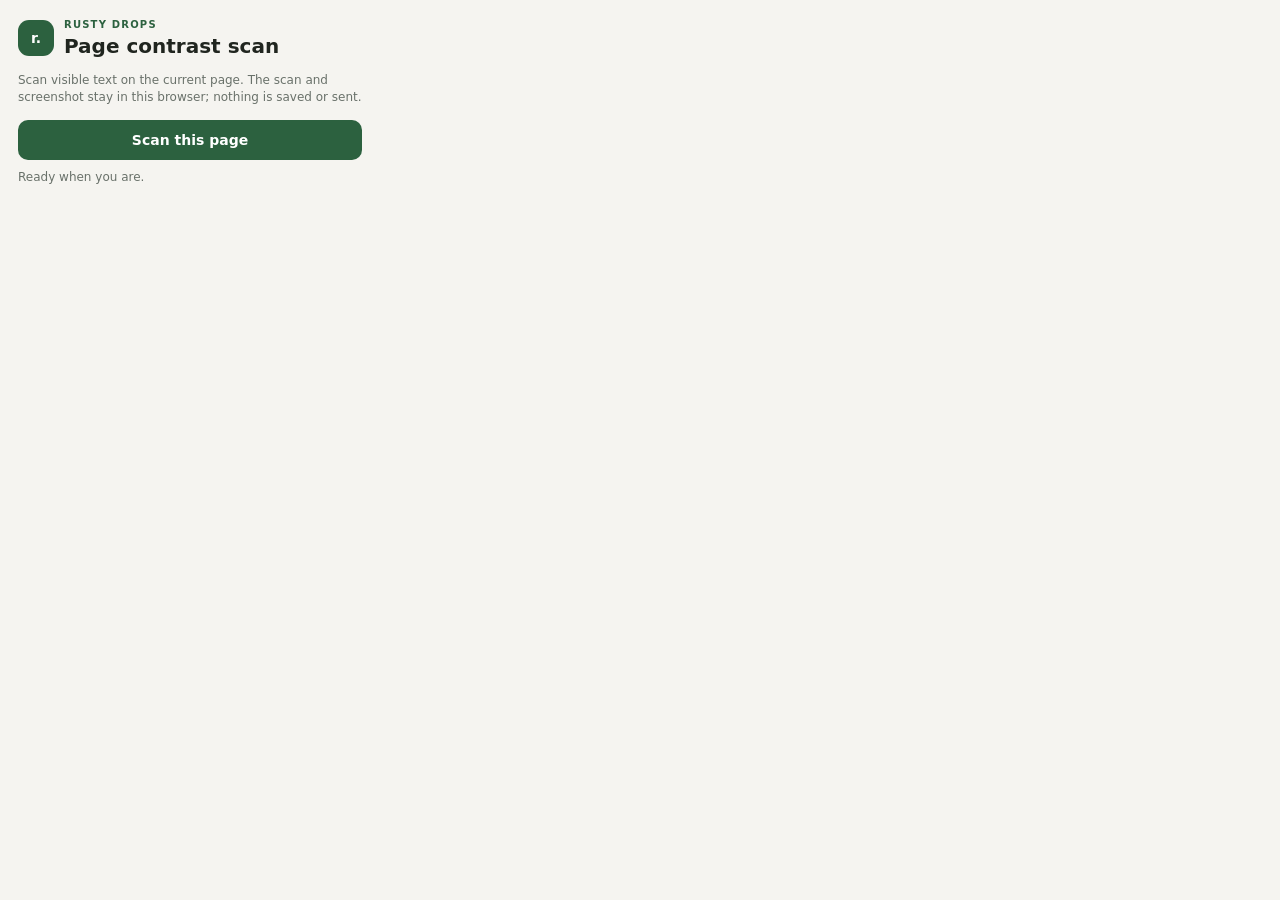
<file: page-scanner-extension/popup.html>
<!doctype html>
<html lang="en">
<head>
  <meta charset="utf-8">
  <meta name="viewport" content="width=device-width, initial-scale=1">
  <title>Contrast Buddy Page Scan</title>
  <link rel="stylesheet" href="popup.css">
</head>
<body>
  <main>
    <header>
      <span class="mark" aria-hidden="true">r.</span>
      <div><p class="eyebrow">Rusty Drops</p><h1>Page contrast scan</h1></div>
    </header>
    <p class="intro">Scan visible text on the current page. The scan and screenshot stay in this browser; nothing is saved or sent.</p>
    <button id="scan" class="primary" type="button">Scan this page</button>
    <p id="status" role="status" aria-live="polite">Ready when you are.</p>
    <section id="report" hidden>
      <div class="summary"><strong id="page-title"></strong><span id="counts"></span></div>
      <button id="copy-type-colors" class="primary" type="button" hidden>Copy header, subheader &amp; body colors</button>
      <div class="notice" id="scope-note"></div>
      <figure id="image-preview-wrap" hidden><img id="image-preview" alt="Screenshot of the visible webpage area captured for local background review"><figcaption>Visible viewport captured locally for image-background estimates.</figcaption></figure>
      <h2>Text samples</h2>
      <div id="results" class="results"></div>
      <p class="footnote">Solid opaque color pairs are calculated directly. Image, gradient, transparent, or filtered backgrounds use a rough screenshot sample and always need visual review; this scan cannot certify the whole page.</p>
    </section>
  </main>
  <script type="module" src="popup.mjs"></script>
</body>
</html>
</file>
<file: page-scanner-extension/popup.css>
:root { color-scheme:light; --ink:#20251f; --muted:#69716a; --line:#e5e5de; --paper:#fff; --canvas:#f5f4f0; --green:#2c613f; --mint:#e5f0e5; --red:#a33328; --amber:#815a17 }
* { box-sizing:border-box }
body { width:380px; max-height:620px; margin:0; overflow:auto; background:var(--canvas); color:var(--ink); font:14px/1.45 system-ui,-apple-system,"Segoe UI",sans-serif }
main { padding:18px }
header { display:flex; align-items:center; gap:10px }
.mark { display:grid; place-items:center; width:36px; height:36px; border-radius:11px; background:var(--green); color:#fff; font-weight:800 }
.eyebrow { margin:0; color:var(--green); font-size:10px; font-weight:800; letter-spacing:.12em; text-transform:uppercase }
h1 { margin:1px 0 0; font-size:20px; line-height:1.2 }
.intro { margin:14px 0; color:var(--muted); font-size:12px }
button { font:inherit; cursor:pointer }
.primary { width:100%; min-height:40px; border:0; border-radius:10px; background:var(--green); color:#fff; font-weight:750 }
.primary:hover { background:#214e31 }
button:focus-visible { outline:3px solid #6ba77a; outline-offset:2px }
#status { min-height:20px; margin:9px 0 12px; color:var(--muted); font-size:12px }
.summary { display:flex; flex-direction:column; gap:3px; padding:10px 0; border-top:1px solid var(--line); border-bottom:1px solid var(--line) }
#page-title { font-size:13px }
#counts { color:var(--muted); font-size:11px }
.notice { margin:10px 0; padding:9px 10px; border:1px solid #ead8a9; border-radius:9px; background:#fff8e8; color:#62480e; font-size:11px }
figure { margin:10px 0 }
figure img { display:block; width:100%; max-height:170px; object-fit:contain; border:1px solid var(--line); border-radius:8px; background:#fff }
figcaption { margin-top:4px; color:var(--muted); font-size:10px }
h2 { margin:13px 0 7px; font-size:14px }
.results { display:grid; gap:7px }
.result { padding:9px; border:1px solid var(--line); border-radius:9px; background:var(--paper) }
.result-top { display:flex; justify-content:space-between; align-items:start; gap:8px }
.sample { min-width:0; font-size:12px; font-weight:650; overflow-wrap:anywhere }
.badge { flex:none; padding:3px 6px; border-radius:99px; font-size:10px; font-weight:750 }
.pass { background:var(--mint); color:var(--green) }
.fail { background:#f9e9e5; color:var(--red) }
.review { background:#fff3d8; color:#684608 }
.pair { display:flex; align-items:center; gap:6px; margin-top:6px; color:var(--muted); font:11px ui-monospace,SFMono-Regular,Consolas,monospace }
.chip { width:15px; height:15px; flex:none; border:1px solid #0002; border-radius:4px }
.meta { margin-top:4px; color:var(--muted); font-size:10px }
.footnote { margin:12px 0 2px; color:var(--muted); font-size:10px }
@media(prefers-reduced-motion:reduce) { *,*::before,*::after { scroll-behavior:auto!important; animation-duration:.01ms!important; transition-duration:.01ms!important } }
</file>
